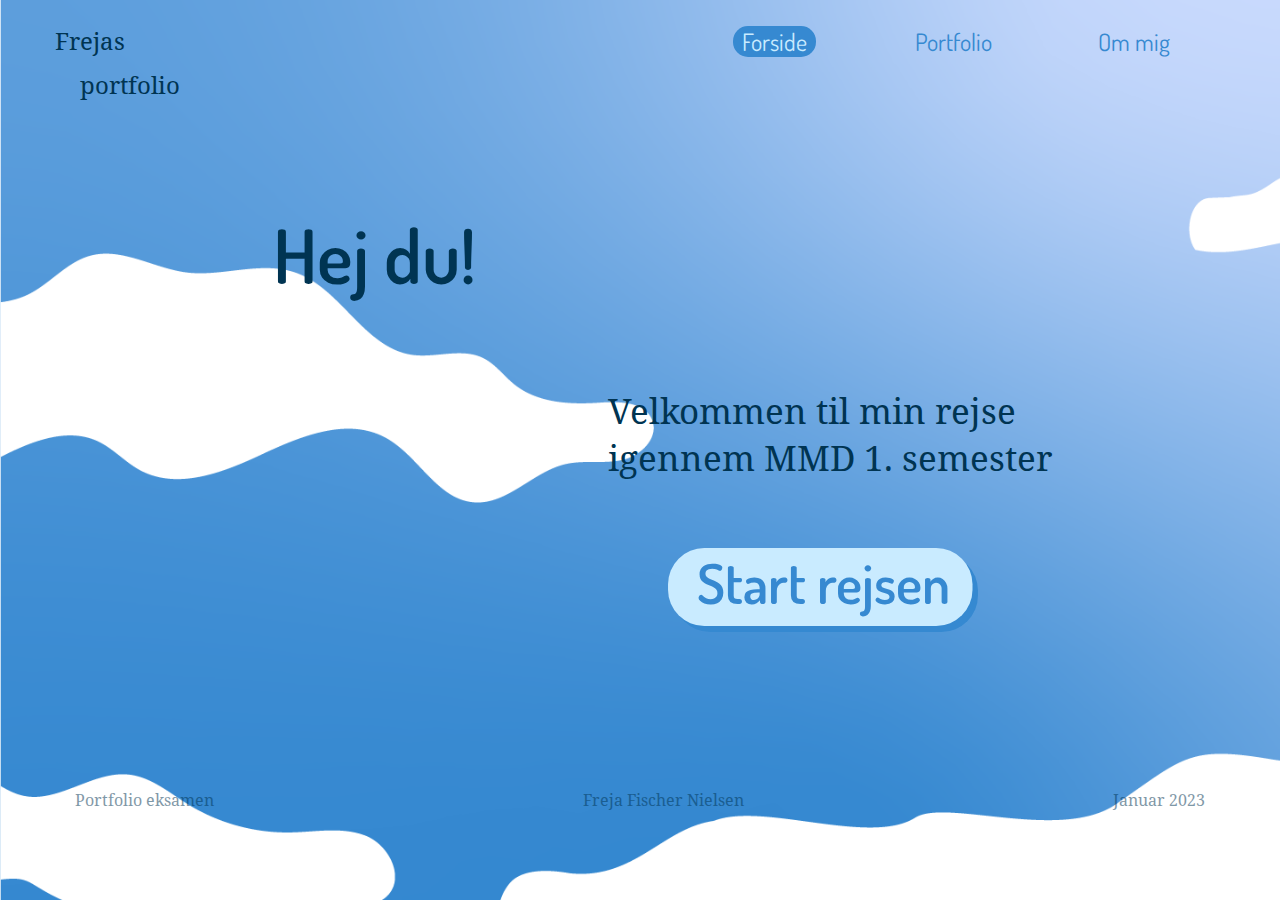
<file: index.html>
<!DOCTYPE html>
<html lang="da">
  <head>
    <meta charset="UTF-8">
    <meta http-equiv="X-UA-Compatible" content="IE=edge">
    <meta name="viewport" content="width=device-width, initial-scale=1.0">
    <meta name="robots" content="noindex, nofollow"/>
    <link rel="stylesheet" href="css/generelt.css"/>
    <link rel="stylesheet" href="css/layout.css"/>
    <title>Forside</title>
  </head>
  <body id="index_body">
    <header>
      <div id="header_logo">
        <p>Frejas</p>
        <p id="p_last">portfolio</p>
      </div>
      <nav>
        <ul>
          <li><a class="first" href="index.html">Forside</a></li>
          <li><a href="portfolio.html">Portfolio</a></li>
          <li><a href="om_mig.html">Om mig</a></li>
        </ul>
      </nav>
    </header>
    <main>
      <div id="index_grid">
        <h1>Hej du!</h1>
        <p>Velkommen til min rejse igennem MMD 1. semester</p>
          <div id="button_sprite"><a href="portfolio.html">Start rejsen</a></div>
      </div>
    </main>
    <footer id="footer_index">
      <p>Portfolio eksamen</p>
      <p>Freja Fischer Nielsen</p>
      <p>Januar 2023</p>
    </footer>
    <script src="js/index.js"></script>
  </body>
</html>
</file>
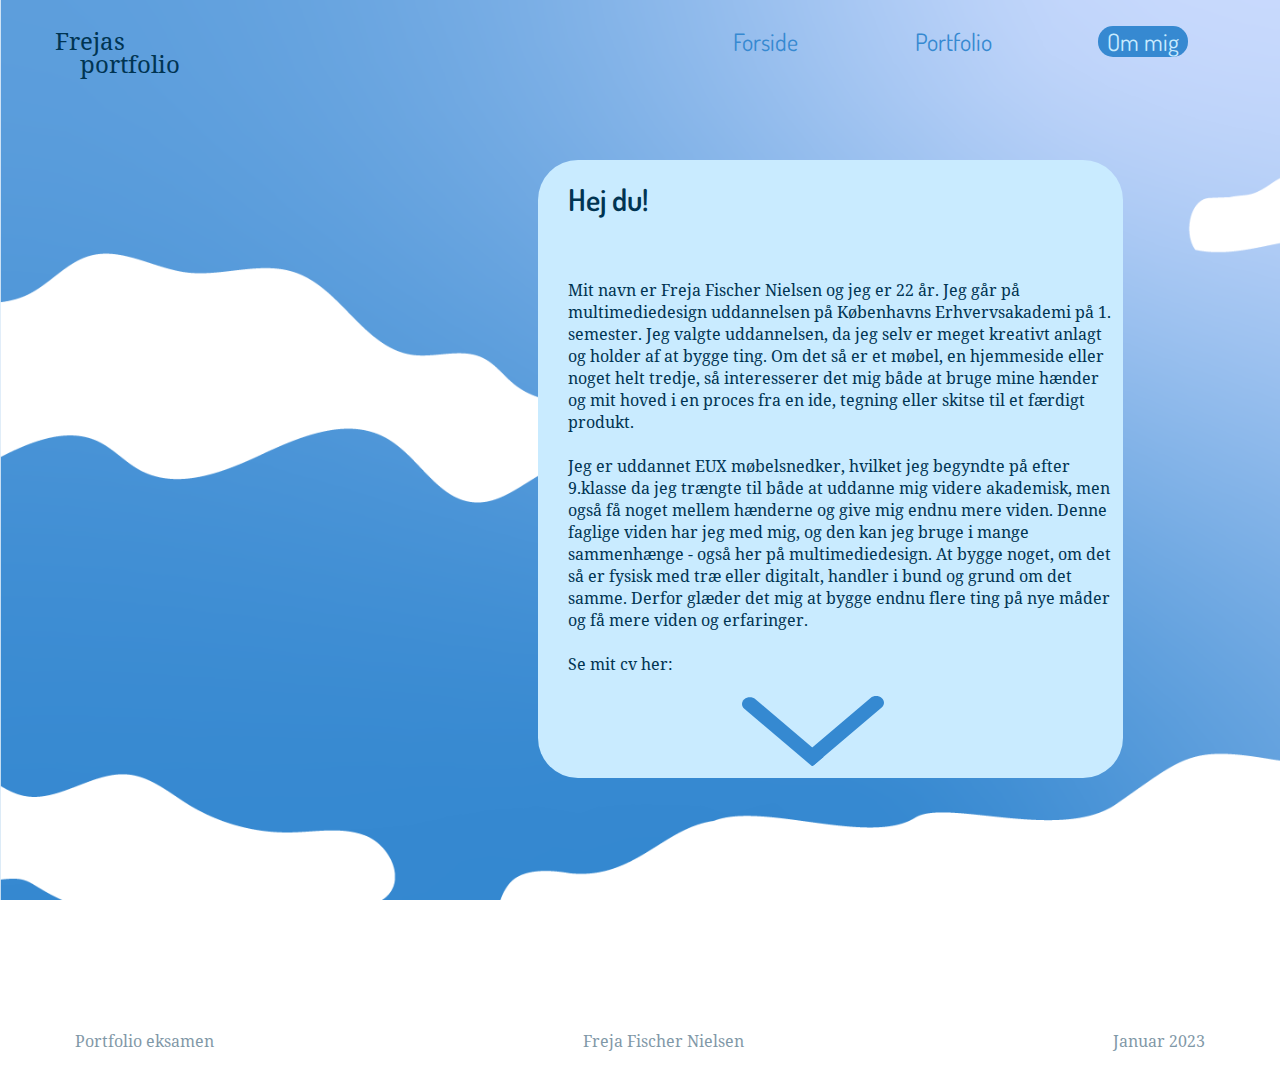
<file: om_mig.html>
<!DOCTYPE html>
<html lang="da">
  <head>
    <meta charset="UTF-8">
    <meta http-equiv="X-UA-Compatible" content="IE=edge">
    <meta name="viewport" content="width=device-width, initial-scale=1.0">
    <meta name="robots" content="noindex, nofollow"/>
    <link rel="stylesheet" href="css/generelt.css"/>
    <link rel="stylesheet" href="css/layout.css"/>
    <title>Om mig</title>
  </head>
  <body id="om_mig_body">
    <header>
      <div id="header_logo">
        <a id="logo" href="index.html">
          <p>Frejas</p>
          <p id="p_last">portfolio</p>
        </a>
      </div>
      <nav>
        <ul>
          <li><a href="index.html">Forside</a></li>
          <li><a href="portfolio.html">Portfolio</a></li>
          <li><a class="first" href="om_mig.html">Om mig</a></li>
        </ul>
      </nav>
    </header>
    <main>
      <div id="om_grid">
        <div class="dark_box_om">
          <img id="portrait" src="assets/portrait.jpeg" alt="Portræt"/>
        </div>
        <div class="light_box_om">
          <h1>Hej du!</h1>
          <p>
            Mit navn er Freja Fischer Nielsen og jeg er 22 år. Jeg går på multimediedesign uddannelsen på Københavns Erhvervsakademi på 1. semester. Jeg valgte uddannelsen, da jeg selv er meget kreativt anlagt og holder af at bygge ting. Om det så er
            et møbel, en hjemmeside eller noget helt tredje, så interesserer det mig både at bruge mine hænder og mit hoved i en proces fra en ide, tegning eller skitse til et færdigt produkt.
            <br/>
            <br/>
            Jeg er uddannet EUX møbelsnedker, hvilket jeg begyndte på efter 9.klasse da jeg trængte til både at uddanne mig videre akademisk, men også få noget mellem hænderne og give mig endnu mere viden. Denne faglige viden har jeg med mig, og den
            kan jeg bruge i mange sammenhænge - også her på multimediedesign. At bygge noget, om det så er fysisk med træ eller digitalt, handler i bund og grund om det samme. Derfor glæder det mig at bygge endnu flere ting på nye måder og få mere
            viden og erfaringer.
            <br/>
            <br/>
            Se mit cv her:
          </p>
          <div id="arrow_container">
            <div id="arrow_sprite"></div>
          </div>
        </div>
        <div class="light_box_om_2">
          <h1>Cv</h1>
          <p>
            <em>2016-2020:</em> EUX møbelsnedker, NEXT København
            <br/>
            <br/>
            <em>2021, marts-juni:</em> Højskoleophold med keramik A, Brandbjerg Højskole
            <br/>
            <br/>
            <em>2021, november - nu:</em> Kasselinje ansvarlig, IKEA Gentofte
            <br/>
            <br/>
            <em>2022, august - nu:</em> Multimediedesigner, Københavns Erhvervsakademi
          </p>
        </div>
      </div>
    </main>
    <footer class="footer_special">
      <p>Portfolio eksamen</p>
      <p>Freja Fischer Nielsen</p>
      <p>Januar 2023</p>
    </footer>
    <script src="js/om.js"></script>
  </body>
</html>
</file>
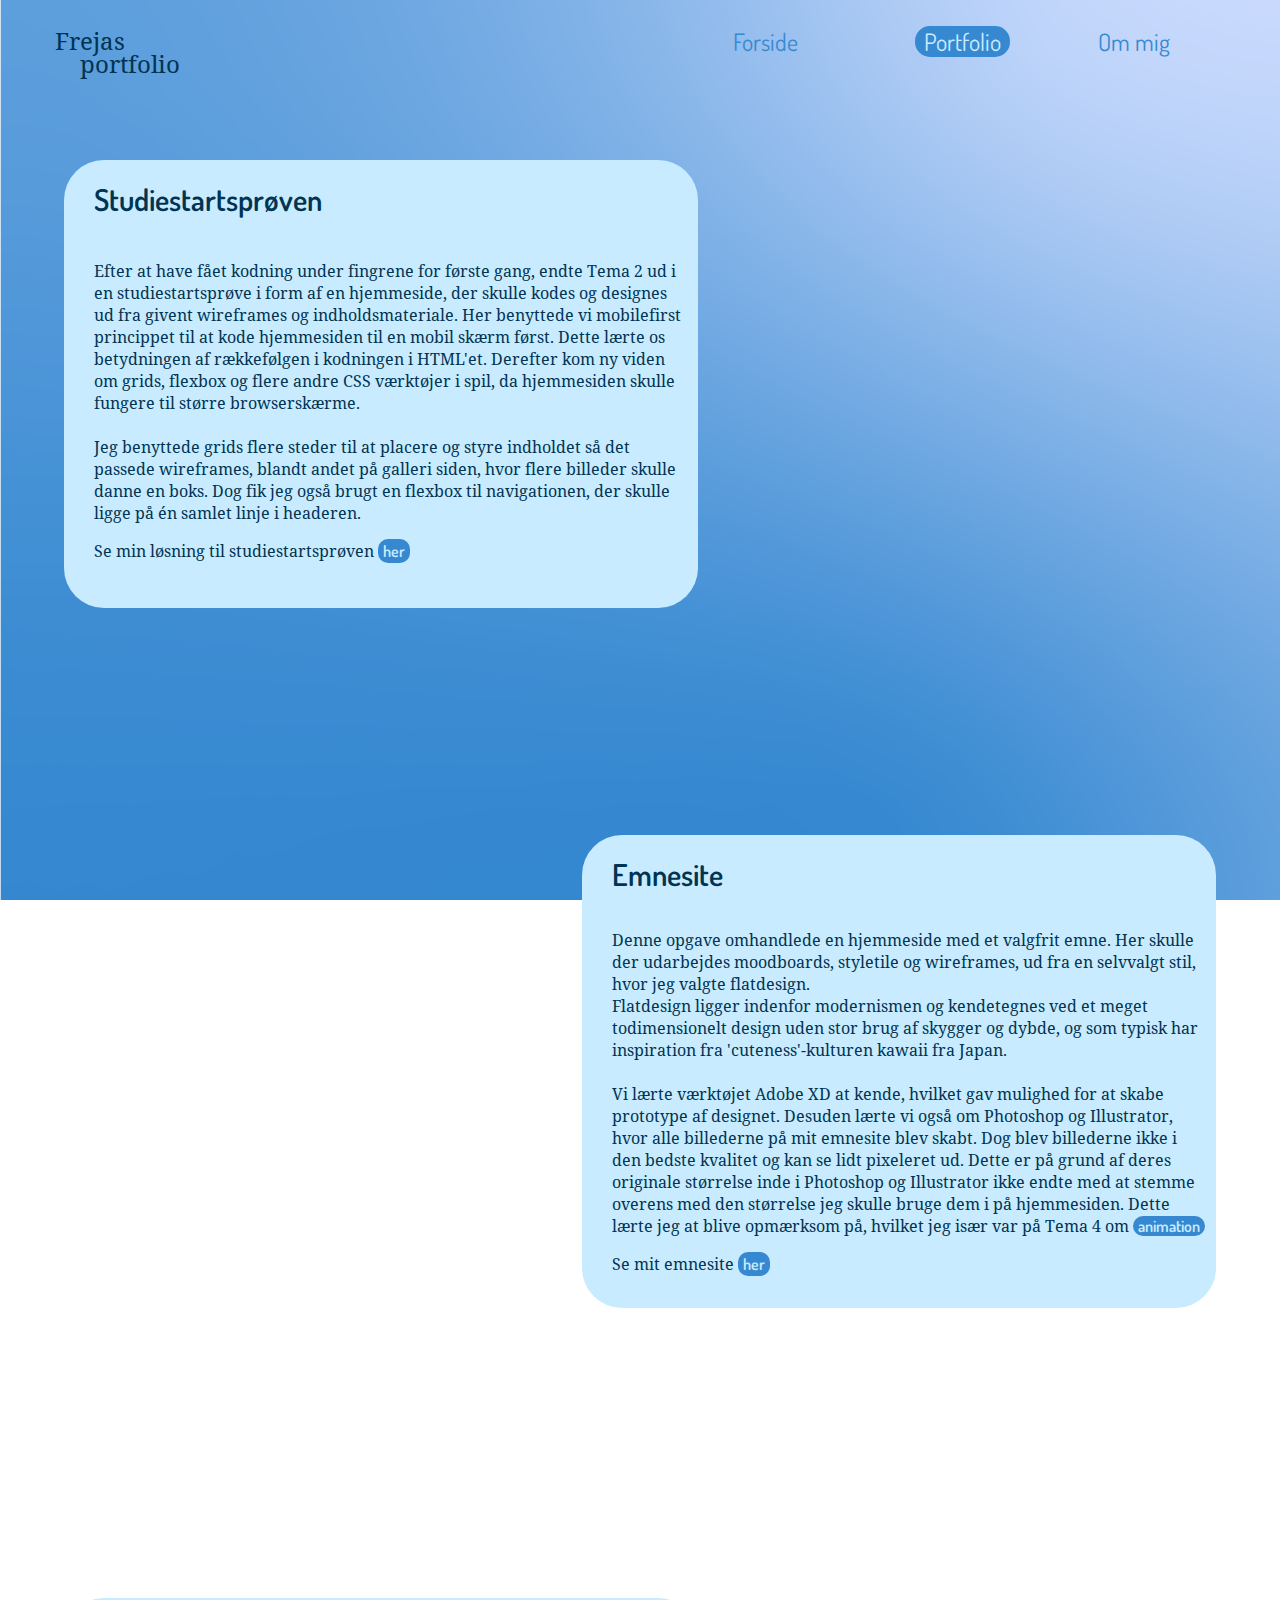
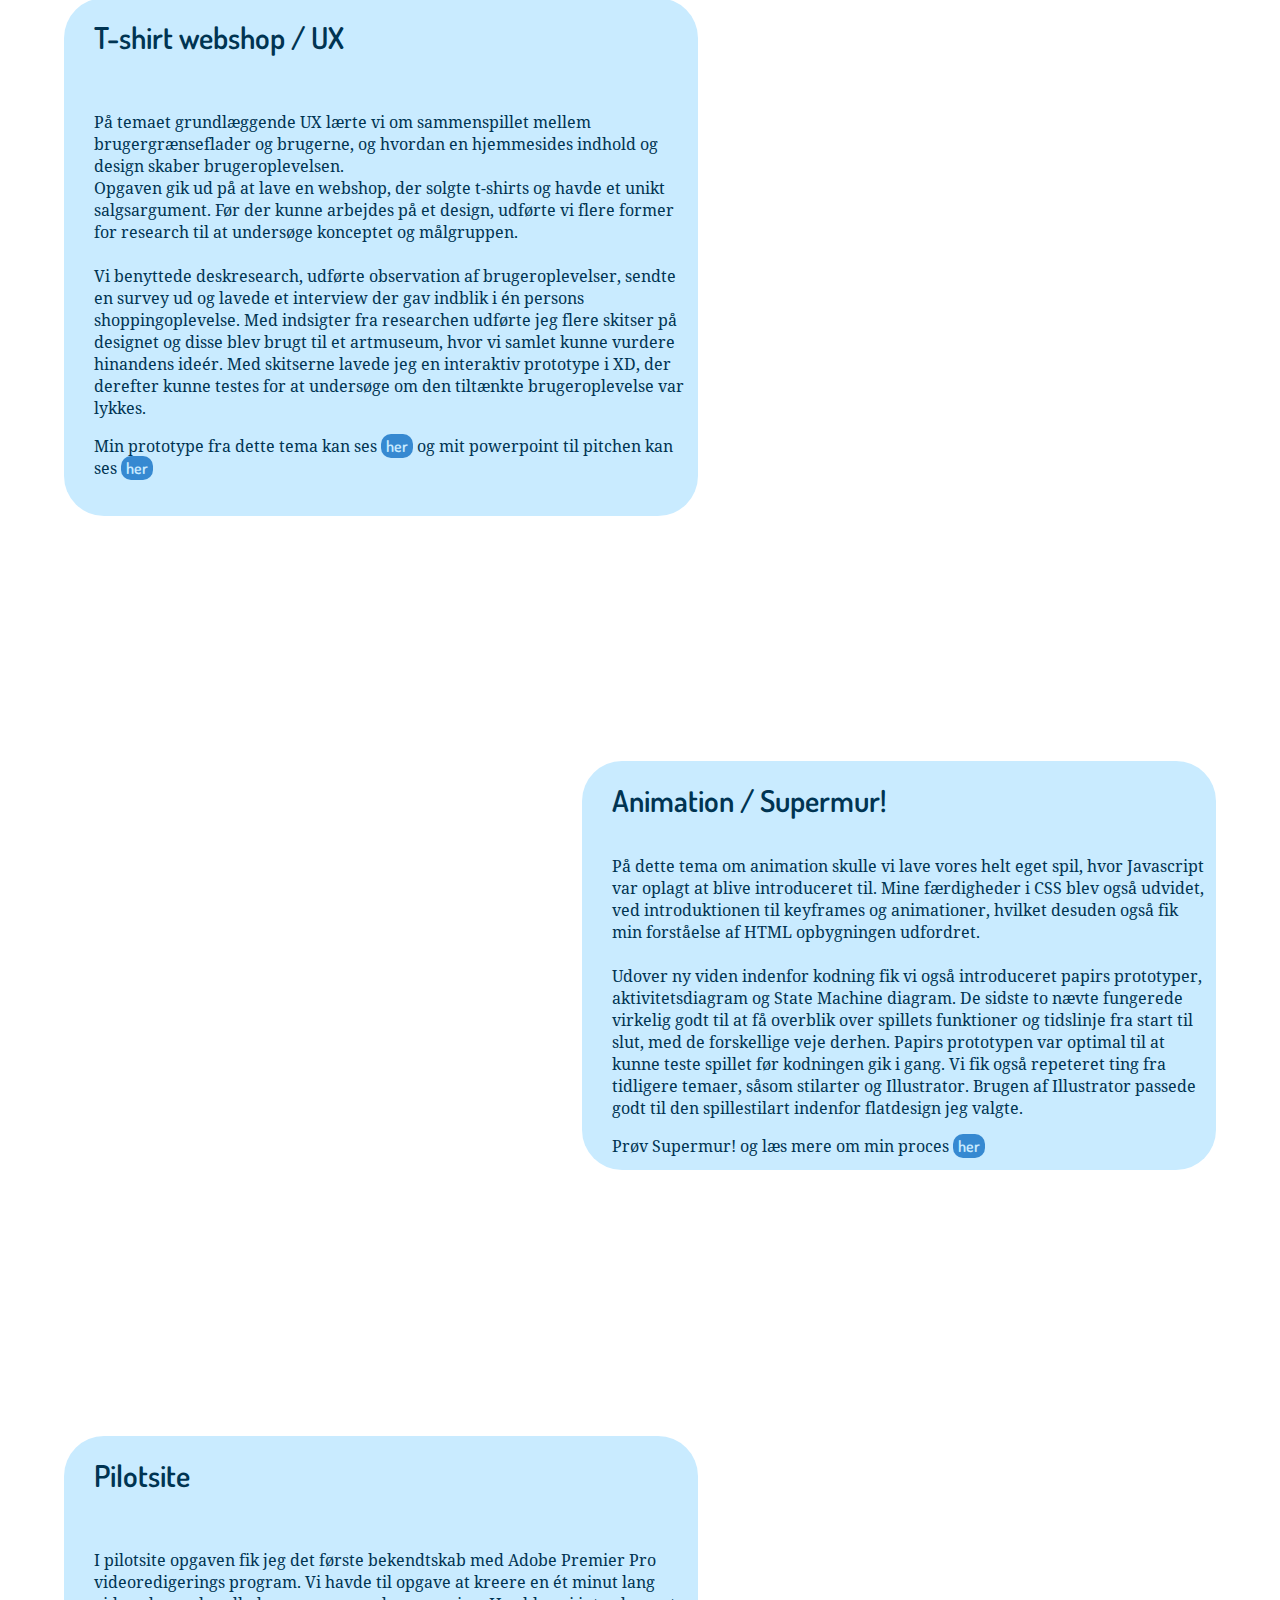
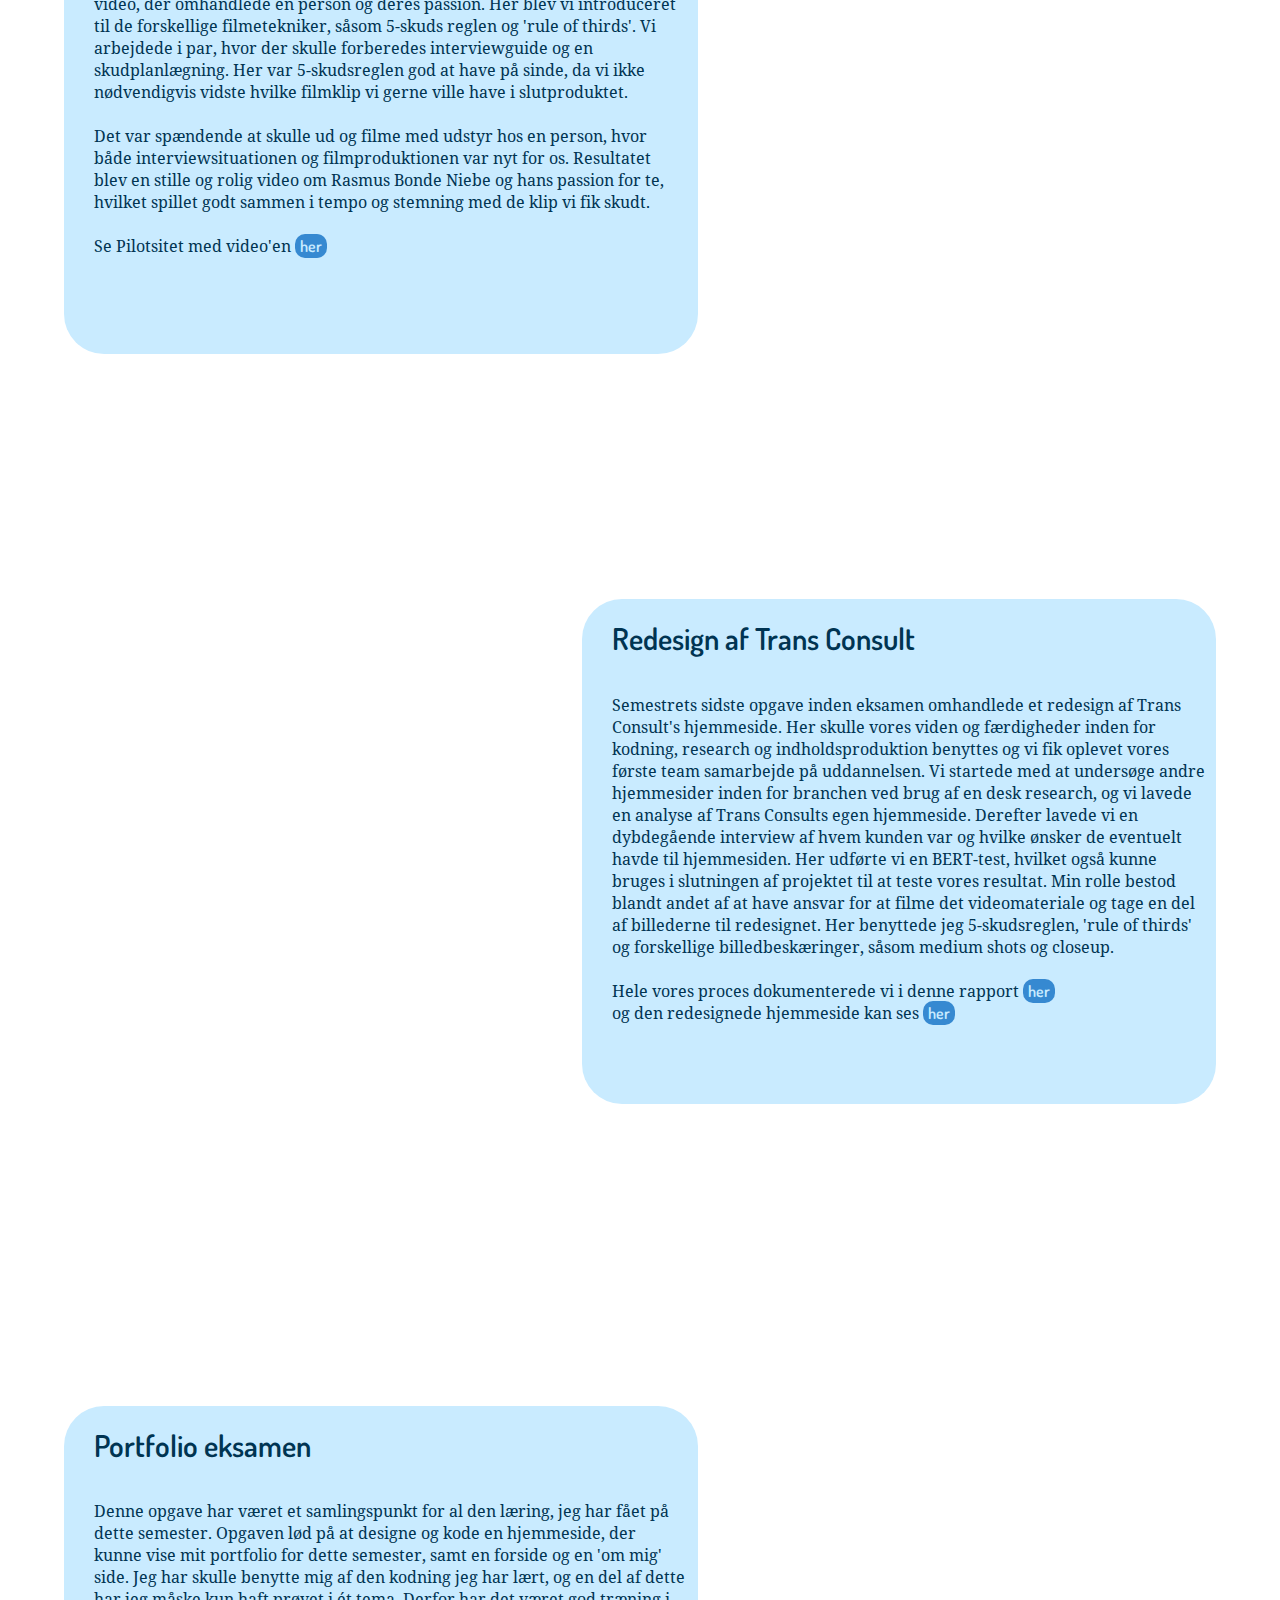
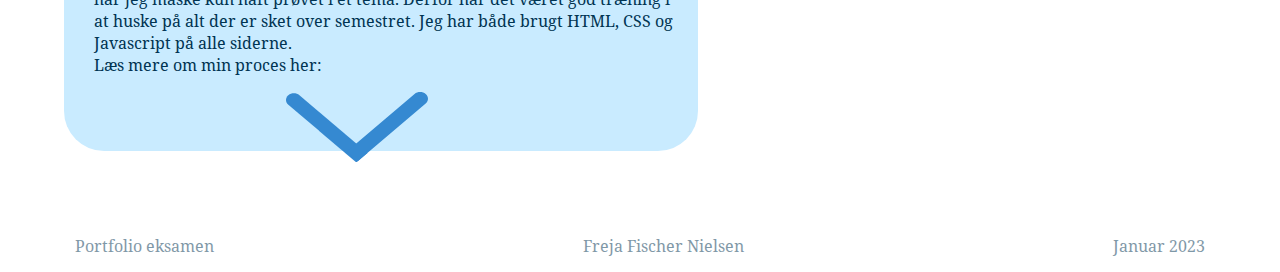
<file: portfolio.html>
<!DOCTYPE html>
<html lang="da">
  <head>
    <meta charset="UTF-8">
    <meta http-equiv="X-UA-Compatible" content="IE=edge">
    <meta name="viewport" content="width=device-width, initial-scale=1.0">
    <meta name="robots" content="noindex, nofollow"/>
    <link rel="stylesheet" href="css/generelt.css"/>
    <link rel="stylesheet" href="css/layout.css"/>
    <title>Portfolio</title>
  </head>
  <body id="portfolio_body">
    <header>
      <div id="header_logo">
        <a id="logo" href="index.html">
          <p>Frejas</p>
          <p id="p_last">portfolio</p>
        </a>
      </div>
      <nav>
        <ul>
          <li><a href="index.html">Forside</a></li>
          <li><a class="first" href="portfolio.html">Portfolio</a></li>
          <li><a href="om_mig.html">Om mig</a></li>
        </ul>
      </nav>
    </header>
    <main id="portfolio_main">
      <div id="cloud_container">
        <div id="cloud_sprite"></div>
      </div>
      <div id="cloud_container2">
        <div id="cloud_sprite2"></div>
      </div>
      <div id="cloud_container3">
        <div id="cloud_sprite3"></div>
      </div>
      <section id="hover_1">
        <div class="left_2_1">
          <div class="light_box">
            <h1>Studiestartsprøven</h1>
            <p>
              Efter at have fået kodning under fingrene for første gang, endte Tema 2 ud i en studiestartsprøve i form af en hjemmeside, der skulle kodes og designes ud fra givent wireframes og indholdsmateriale. Her benyttede vi mobilefirst
              princippet til at kode hjemmesiden til en mobil skærm først. Dette lærte os betydningen af rækkefølgen i kodningen i HTML'et. Derefter kom ny viden om grids, flexbox og flere andre CSS værktøjer i spil, da hjemmesiden skulle fungere til
              større browserskærme.
              <br/>
              <br/>
              Jeg benyttede grids flere steder til at placere og styre indholdet så det passede wireframes, blandt andet på galleri siden, hvor flere billeder skulle danne en boks. Dog fik jeg også brugt en flexbox til navigationen, der skulle ligge
              på én samlet linje i headeren.
            </p>
            <p>Se min løsning til studiestartsprøven <a href="http://frejbolgen.dk/website/index.html" target="_blank">her</a></p>
          </div>
          <div class="dark_box" id="show_1">
            <figure>
              <img id="galleri_website" src="assets/website_galleri.png" alt="billede galleri"/>
              <figcaption class="phototext">Billedgalleriet fra studiestartsprøven</figcaption>
            </figure>
          </div>
        </div>
      </section>

      <section id="hover_2">
        <div class="right_1_2">
          <div class="light_box_2">
            <h1>Emnesite</h1>
            <p>
              Denne opgave omhandlede en hjemmeside med et valgfrit emne. Her skulle der udarbejdes moodboards, styletile og wireframes, ud fra en selvvalgt stil, hvor jeg valgte flatdesign. <br />
              Flatdesign ligger indenfor modernismen og kendetegnes ved et meget todimensionelt design uden stor brug af skygger og dybde, og som typisk har inspiration fra 'cuteness'-kulturen kawaii fra Japan.
              <br/>
              <br/>
              Vi lærte værktøjet Adobe XD at kende, hvilket gav mulighed for at skabe prototype af designet. Desuden lærte vi også om Photoshop og Illustrator, hvor alle billederne på mit emnesite blev skabt. Dog blev billederne ikke i den bedste
              kvalitet og kan se lidt pixeleret ud. Dette er på grund af deres originale størrelse inde i Photoshop og Illustrator ikke endte med at stemme overens med den størrelse jeg skulle bruge dem i på hjemmesiden. Dette lærte jeg at blive
              opmærksom på, hvilket jeg især var på Tema 4 om
              <a href="#hover_4" id="reference" class="mobile_reference">animation</a>
            </p>
            <p>Se mit emnesite <a href="http://frejbolgen.dk/emnesite/index.html" target="_blank">her</a></p>
          </div>
          <div class="dark_box_2" id="show_2">
            <figure>
              <img id="wireframe_emnesite" src="assets/wireframe_emnesite.png" alt="Wireframe fra emnesitet"/>
              <figcaption class="phototext">Wireframe fra index siden</figcaption>
            </figure>
          </div>
        </div>
      </section>

      <section id="hover_3">
        <div class="left_2_1">
          <div class="light_box">
            <h1>T-shirt webshop / UX</h1>
            <p>
              På temaet grundlæggende UX lærte vi om sammenspillet mellem brugergrænseflader og brugerne, og hvordan en hjemmesides indhold og design skaber brugeroplevelsen. <br />
              Opgaven gik ud på at lave en webshop, der solgte t-shirts og havde et unikt salgsargument. Før der kunne arbejdes på et design, udførte vi flere former for research til at undersøge konceptet og målgruppen.
              <br/>
              <br/>
              Vi benyttede deskresearch, udførte observation af brugeroplevelser, sendte en survey ud og lavede et interview der gav indblik i én persons shoppingoplevelse. Med indsigter fra researchen udførte jeg flere skitser på designet og disse
              blev brugt til et artmuseum, hvor vi samlet kunne vurdere hinandens ideér. Med skitserne lavede jeg en interaktiv prototype i XD, der derefter kunne testes for at undersøge om den tiltænkte brugeroplevelse var lykkes.
            </p>
            <p>
              Min prototype fra dette tema kan ses <a href="https://xd.adobe.com/view/aebca1e6-a31a-4f6d-84e0-a302fc0e37e0-fbef/" target="_blank">her</a> og mit powerpoint til pitchen kan ses
              <a href="https://drive.google.com/file/d/1CKNi7ZffErFb5yQWcsXMGF9udGG1vNC9/view?usp=sharing" target="_blank">her</a>
            </p>
          </div>
          <div class="dark_box" id="show_3">
            <figure>
              <img id="art_museum" src="assets/art_museum_ux.jpg" alt="Art museum metoden"/>
              <figcaption class="phototext">Artmuseum faciliteret på KEA</figcaption>
            </figure>
          </div>
        </div>
      </section>

      <section id="hover_4">
        <div class="right_1_2">
          <div class="light_box_2">
            <h1>Animation / Supermur!</h1>
            <p>
              På dette tema om animation skulle vi lave vores helt eget spil, hvor Javascript var oplagt at blive introduceret til. Mine færdigheder i CSS blev også udvidet, ved introduktionen til keyframes og animationer, hvilket desuden også fik
              min forståelse af HTML opbygningen udfordret.
              <br/>
              <br/>
              Udover ny viden indenfor kodning fik vi også introduceret papirs prototyper, aktivitetsdiagram og State Machine diagram. De sidste to nævte fungerede virkelig godt til at få overblik over spillets funktioner og tidslinje fra start til
              slut, med de forskellige veje derhen. Papirs prototypen var optimal til at kunne teste spillet før kodningen gik i gang. Vi fik også repeteret ting fra tidligere temaer, såsom stilarter og Illustrator. Brugen af Illustrator passede godt
              til den spillestilart indenfor flatdesign jeg valgte.
            </p>
            <p>Prøv Supermur! og læs mere om min proces <a href="http://frejbolgen.dk/supermur/index.html" target="_blank">her</a></p>
          </div>
          <div class="dark_box_2" id="show_4">
            <figure>
              <img id="supermur" src="assets/supermur_animation.png" alt="Spillet supermur!"/>
              <figcaption class="phototext">Spilleskærm af Supermur!</figcaption>
            </figure>
          </div>
        </div>
      </section>

      <section id="hover_5">
        <div class="left_2_1">
          <div class="light_box">
            <h1>Pilotsite</h1>
            <p>
              I pilotsite opgaven fik jeg det første bekendtskab med Adobe Premier Pro videoredigerings program. Vi havde til opgave at kreere en ét minut lang video, der omhandlede en person og deres passion. Her blev vi introduceret til de
              forskellige filmetekniker, såsom 5-skuds reglen og 'rule of thirds'. Vi arbejdede i par, hvor der skulle forberedes interviewguide og en skudplanlægning. Her var 5-skudsreglen god at have på sinde, da vi ikke nødvendigvis vidste hvilke
              filmklip vi gerne ville have i slutproduktet.
              <br/>
              <br/>
              Det var spændende at skulle ud og filme med udstyr hos en person, hvor både interviewsituationen og filmproduktionen var nyt for os. Resultatet blev en stille og rolig video om Rasmus Bonde Niebe og hans passion for te, hvilket spillet
              godt sammen i tempo og stemning med de klip vi fik skudt.
              <br />
              <br />Se Pilotsitet med video'en <a href="http://frejbolgen.dk/pilotsite/index.html" target="_blank">her</a>
            </p>
          </div>
          <div class="dark_box" id="show_5">
            <figure>
              <img id="pilotvideo" src="assets/pilotvideo.png" alt="Tesæt fra pilotvideoen"/>
              <figcaption class="phototext">Et tesæt fra Rasmus Bonde Niebe</figcaption>
            </figure>
          </div>
        </div>
      </section>

      <section id="hover_6">
        <div class="right_1_2">
          <div class="light_box_2">
            <h1>Redesign af Trans Consult</h1>
            <p>
              Semestrets sidste opgave inden eksamen omhandlede et redesign af Trans Consult's hjemmeside. Her skulle vores viden og færdigheder inden for kodning, research og indholdsproduktion benyttes og vi fik oplevet vores første team samarbejde
              på uddannelsen. Vi startede med at undersøge andre hjemmesider inden for branchen ved brug af en desk research, og vi lavede en analyse af Trans Consults egen hjemmeside. Derefter lavede vi en dybdegående interview af hvem kunden var og
              hvilke ønsker de eventuelt havde til hjemmesiden. Her udførte vi en BERT-test, hvilket også kunne bruges i slutningen af projektet til at teste vores resultat. Min rolle bestod blandt andet af at have ansvar for at filme det
              videomateriale og tage en del af billederne til redesignet. Her benyttede jeg 5-skudsreglen, 'rule of thirds' og forskellige billedbeskæringer, såsom medium shots og closeup.
              <br/>
              <br/>
              Hele vores proces dokumenterede vi i denne rapport <a href="https://drive.google.com/file/d/1Xszf9xWob2iSV3yBbVU2PZ5GvIrOLAGQ/view?usp=sharing" target="_blank">her</a> <br />og den redesignede hjemmeside kan ses
              <a href="http://frejbolgen.dk/redesign_team_10/index.html" target="_blank">her</a>
            </p>
          </div>
          <div class="dark_box_2" id="show_6">
            <figure>
              <img id="redesign" src="assets/redesign.jpg" alt="Redesign af Trans Consult"/>
              <figcaption class="phototext">Redesign af Trans Consult</figcaption>
            </figure>
          </div>
        </div>
      </section>

      <section id="hover_7">
        <div class="left_2_1" id="left_4">
          <div class="light_box" id="light_box_7">
            <h1>Portfolio eksamen</h1>
            <p>
              Denne opgave har været et samlingspunkt for al den læring, jeg har fået på dette semester. Opgaven lød på at designe og kode en hjemmeside, der kunne vise mit portfolio for dette semester, samt en forside og en 'om mig' side. Jeg har
              skulle benytte mig af den kodning jeg har lært, og en del af dette har jeg måske kun haft prøvet i ét tema. Derfor har det været god træning i at huske på alt der er sket over semestret. Jeg har både brugt HTML, CSS og Javascript på
              alle siderne.
              <br/>
              Læs mere om min proces her:
            </p>
            <div id="arrow_container">
              <div id="arrow_sprite"></div>
            </div>
          </div>
          <div class="light_box_ekstra">
            <p>
              Det hele startede med en brainstorm over hvad for et tema min portfolioside kunne have <em>(se fig. 1)</em>. Jeg havde flere ideer, men endte med en blå himmel med hvide skyer, der symboliserer det tidspunkt jeg besluttede mig for at tage til åbenthus på
              KEA og høre om multimediedesigner uddannelsen. Da jeg besluttede det, sad jeg i et fly oppe i den blå himmel og skrev en note på min mobil om mine tanker omkring fremtiden og uddannelse. Jeg havde ingen planer om at begynde en
              uddannelse og havde ikke stødt på noget, der lød interressant. Men da en veninde fortalte mig om en anden uddannelse på KEA, fik det mig til at undersøge hvad de mon havde at byde på. Derfor giver dette tema god mening som en afslutning
              på mit første semester.
            </p>
            <p>
              Næste step var idegenereringen, der ret hurtigt blev til flere skitser af et design. Ideén om bokse med runde hjørner og en animation der kommer ud bag hinanden, kom på banen helt fra starten af. Jeg ville gerne have indholdet, i form
              af billeder og tekst skulle 'flyve' oppe i himlen. Men det skulle stadig hænge sammen og følge gestaltloven om lukkethed og nærhed. Jeg fik også skrevet nogle ideér ned til andre animationer, som jeg kunne beslutte mig for senere i
              processen <em>(se fig. 2)</em>.
            </p>
            <p>
              Efter idegenereringen benyttede jeg Adobe Illustrator til at lave wireframes <em>(se fig. 3)</em>. Her blev layoutet tænkt igennem, og flere beslutninger om placeringer, i forhold til traditionelle konventioner, blev taget. Eksempelvis er navigationen
              placeret i headeren til højre, og der bliver den på alle sider, så det er overskueligt at finde rundt på hjemmesiden. Hjemmesidens titel er sat i venstre hjørne i headeren, og fungerer som et logo, der kan føre brugeren tilbage til forsiden.
            </p>
            <p>
              Originalt var tekst boksene den mørkeblå farve og billederne var i en lyseblå boks <em>(se fig. 4)</em>. Dog efter en mistanke om dårlig kontrastforhold mellem tekstfarve og baggrundsfarven, lavede jeg en kontrast test. Her blev jeg bekræftet i min mistanke
              om at kontrasten ikke var stor nok og det derfor kunne være svært at læse teksten. Dette vil ikke fungere godt til en side med så meget læsestof, som der er på sådan en portfolio side som denne. Derfor byttede jeg rundt på farverne, og
              dette gav et meget bedre kontrastforhold, hvilket jeg også kørte en test på <em>(se fig. 5)</em>. Denne test blev godkendt og derfor endte farvevalget med disse kombinationer.
            </p>
          </div>
          <div class="dark_box_7" id="show_7">
            <figure>
              <img class="port_img" src="assets/forside.png" alt="Portfolio forside"/>
              <figcaption class="p_phototext">Portfolio forsiden</figcaption>
            </figure>
          </div>
          <div class="dark_box_ekstra">
            <figure id="fig_1">
              <img class="port_img" src="assets/brainstorm.png" alt="Brainstorming af portfolio"/>
              <figcaption class="p_phototext"><em>fig. 1 - </em>Brainstorming</figcaption>
            </figure>
            <figure id="fig_2">
              <img class="port_img" src="assets/ide.png" alt="Idegenerering"/>
              <figcaption class="p_phototext"><em>fig. 2 - </em>Skitse fra idegenereringen</figcaption>
            </figure>
            <figure id="fig_3">
              <img class="port_img" src="assets/wireframe_1.png" alt="Wireframe af index siden"/>
              <figcaption class="p_phototext"><em>fig. 3 - </em>Wireframe af index siden</figcaption>
            </figure>
            <figure id="fig_4">
              <img class="port_img" src="assets/farve_valg_for_andringer.png" alt="Farvevalg før ændringer"/>
              <figcaption class="p_phototext"><em>fig. 4 - </em>Farvevalg før ændringer</figcaption>
            </figure>
            <figure id="fig_5">
              <img class="port_img" src="assets/kontrast_efter_andringer.png" alt="Kontrast forhold efter ændringer"/>
              <figcaption class="p_phototext"><em>fig. 5 - </em>Kontrast forhold efter ændringer</figcaption>
            </figure>
          </div>
        </div>
      </section>
    </main>
    <footer class="footer_special">
      <p>Portfolio eksamen</p>
      <p>Freja Fischer Nielsen</p>
      <p>Januar 2023</p>
    </footer>
    <script src="js/portfolio.js"></script>
  </body>
</html>
</file>
<file: css/generelt.css>
@font-face {
  font-family: "Dosis";
  src: url("../font/Dosis/static/Dosis-Regular.ttf");
}
@font-face {
  font-family: "Dosis semibold";
  src: url("../font/Dosis/static/Dosis-SemiBold.ttf");
}
@font-face {
  font-family: "Noto";
  src: url("../font/Noto_Serif/NotoSerif-Regular.ttf");
}

h1 {
  font-family: "Dosis semibold";
  /* color: #c9ebff; */
  color: #003452;
  margin-left: 30px;
  font-size: 30px;
}
p {
  font-family: "Noto";
  color: #003452;
  margin-left: 30px;
  margin-right: 10px;
  margin-bottom: 0px;
  /* font-size: 1.3vw; */
  font-size: 15.9px;
}
a {
  font-family: "Dosis semibold";
  text-decoration: none;
}
dfn {
  font-family: "Noto";
  font-size: 17px;
}
/* main {
  margin-left: 10%;
  margin-right: 10%;
} */

#index_body, #om_mig_body {
  margin: 0;
  height: 100vh;
  background-image: url("assets/index_baggrund_1.png");
  background-size: cover;
  background-repeat: no-repeat;
  background-attachment: fixed;
  display: grid;
  grid-template-rows: 1fr auto 1fr;
}

#portfolio_body {
  margin: 0;
  height: 100vh;
  background-image: url("assets/portfolio_baggrund.png");
  background-size: cover;
  background-repeat: no-repeat;
  background-attachment: fixed;
  display: grid;
  grid-template-rows: 1fr auto 1fr;
}

/*-----navigation----------------------*/
@media (min-width: 800px) {
  header {
    display: grid;
    grid-template-columns: 1fr 1fr;
  }
}

nav {
  /* outline: 2px dashed blue; */
  grid-column: 2/3;
  margin-top: 10px;
  z-index: 2;
}

ul {
  /* outline: 1px dashed red; */
  list-style: none;
  display: flex;
  flex-direction: row;
  justify-content: space-evenly;
  padding: 0;
}
ul a {
  text-decoration: none;
  font-size: 150%;
  color: #3689d1;
  font-family: "Dosis";
}

.first {
  color: #c9ebff;
  background-color: #3689d1;
  border-radius: 15px;
  padding-left: 10%;
  padding-right: 10%;
}

li {
    width: 90px;
}

#header_logo {
  display: grid;
  grid-template-rows: 1fr 1fr;
  margin-left: 25px;
  z-index: 2;
}
#header_logo p {
  margin-bottom: 0px;
  font-size: 150%;
  width: 175px;
}
#p_last {
  margin-left: 55px;
  margin-top: -10px;
  grid-row: 2/3;
}
#logo{
    width: 25%;
}
/*-----------------------------------*/

/*-----footer------------------------*/
footer {
  display: flex;
  flex-direction: row;
  justify-content: space-between;
  opacity: 50%;
  margin-left: 75px;
  margin-right: 75px;
  padding-top: 30px;
}
.footer_special {
  padding-bottom: 15px;
}
footer p{
    margin-left: 0;
    margin-right: 0;
}
/*-----------------------------------*/
</file>
<file: css/layout.css>
/*-----index / forsiden----------------------*/
#index_grid {
  display: grid;
  grid-template-columns: 1fr 1fr;
  grid-template-rows: 1fr 1fr 1fr;
  margin-left: 10%;
  margin-right: 15%;
}
#index_grid h1 {
  font-size: 75px;
  grid-column: 1/2;
  grid-row: 1/2;
  justify-self: center;
  width: 220px;
}
#index_grid p {
  font-size: 35px;
  grid-column: 2/2;
  grid-row: 2/3;
  margin-left: 0;
}
/* #button_container {
  font-size: 55px;
  grid-column: 2/2;
  grid-row: 3/4;
  justify-self: center;
  width: 50%;
} */
#button_sprite {
  font-size: 55px;
  grid-column: 2/2;
  grid-row: 3/4;
  justify-self: start;
  background-image: url("assets/button_index_copy_2.svg");
  background-size: cover;
  display: grid;
  /* width: 53%;
  height: 39%; */
  width: 310px;
  height: 43%;
  margin-left: 60px;
}
#button_sprite a {
  /* color: #c9ebff; */
  color: #3689d1;
  justify-self: center;
}
/*---------------------------------------------*/

/*-----portfolio-------------------------------*/
#hover_1,
#hover_2,
#hover_3,
#hover_4,
#hover_5,
#hover_6,
#hover_7 {
  width: 90vw;
  margin-left: 5%;
}
.left_2_1 {
  display: grid;
  grid-template-columns: 1fr 1fr;
  /* margin-left: 1%; */
  /* margin-right: 10%; */
  margin-bottom: 10%;
  width: 100%;
}

.light_box {
  grid-column: 1/2;
  grid-row: 1/2;
  background-color: #c9ebff;
  border-radius: 40px;
  height: 80%;
  /* width: 700px; */
  width: 110%;
  display: grid;
  grid-template-rows: 1fr 2fr 1fr;
  position: relative;
  z-index: 4;
}

.light_box a,
.light_box_2 a {
  color: #c9ebff;
  background-color: #3689d1;
  padding-top: 2px;
  padding-bottom: 2px;
  padding-left: 5px;
  padding-right: 5px;
  border-radius: 10px;
}
.light_box a:hover,
.light_box_2 a:hover {
  color: #c9ebff;
  background-color: #3689d1;
  padding-top: 3px;
  padding-bottom: 3px;
  padding-left: 6px;
  padding-right: 6px;
  border-radius: 10px;
}

#reference {
  color: #c9ebff;
  background-color: #3689d1;
  padding-top: 0px;
  padding-bottom: 0px;
  padding-left: 5px;
  padding-right: 5px;
  border-radius: 10px;
}
#reference:hover {
  color: #c9ebff;
  background-color: #3689d1;
  padding-top: 1px;
  padding-bottom: 1px;
  padding-left: 6px;
  padding-right: 6px;
  border-radius: 10px;
}

.dark_box {
  background-color: #3689d1;
  border-radius: 40px;
  height: 80%;
  /* width: 550px; */
  width: 100%;
  margin-right: 15%;
  /* left: -12%; */
  z-index: 2;
  display: grid;
  grid-template-columns: repeat(5, 1fr);
  grid-template-rows: repeat(4, 1fr);
}

.right_1_2 {
  display: grid;
  grid-template-columns: 1fr 1fr;
  grid-template-rows: 1fr;
  width: 100%;
  margin-bottom: 10%;
}

.light_box_2 {
  grid-column: 2/3;
  grid-row: 1/2;
  background-color: #c9ebff;
  border-radius: 40px;
  height: 73%;
  width: 110%;
  display: grid;
  grid-template-rows: 1fr 2fr 1fr;
  position: relative;
  z-index: 3;
  left: -10%;
}

.dark_box_2 {
  grid-column: 1/2;
  grid-row: 1/2;
  background-color: #3689d1;
  border-radius: 40px;
  height: 73%;
  width: 100%;
  position: relative;
  z-index: 2;
  display: grid;
  grid-template-columns: repeat(5, 1fr);
  grid-template-rows: repeat(4, 1fr);
}

/* .right_1{
  margin-right: 10%;
} */

#cloud_container {
  width: 50%;
  aspect-ratio: 3/4;
  position: fixed;
  z-index: 1;
  top: 12%;
  left: -17%;
}
#cloud_sprite {
  width: 73%;
  height: 13%;
  background-image: url("assets/cloud_1.svg");
  background-size: cover;
}

#cloud_container2 {
  width: 30%;
  aspect-ratio: 3/4;
  /* position: absolute; */
  position: fixed;
  z-index: 1;
  top: 85%;
  left: -23%;
}
#cloud_sprite2 {
  width: 73%;
  height: 13%;
  background-image: url("assets/cloud_2.svg");
  background-size: cover;
}

#cloud_container3 {
  width: 42%;
  aspect-ratio: 3/4;
  /* position: absolute; */
  position: fixed;
  z-index: 1;
  top: 37%;
  left: -39%;
}
#cloud_sprite3 {
  width: 92%;
  height: 13%;
  background-image: url("assets/cloud_3.svg");
  background-size: cover;
}

/* .cloud_pos1 {
  top: 12%;
  left: -17%;
}
.cloud_pos2 {
  top: 85%;
  left: -23%;
} */

#galleri_website,
#art_museum,
#pilotvideo {
  width: 100%;
  margin-bottom: 5px;
  /* grid-column: 2/5;
  grid-row: 2/5; */
}

#wireframe_emnesite,
#supermur {
  width: 100%;
  margin-bottom: 5px;
  margin-top: 16%;
  /* grid-column: 2/5;
  grid-row: 2/4;
  margin-top: 16%; */
}

#redesign {
  width: 100%;
  margin-bottom: 5px;
  /* grid-column: 2/5;
  grid-row: 2/4;
  margin-top: 10%; */
}

/* #phototext {
  grid-column: 2/5;
  grid-row: 3/4;
  justify-self: center;
  align-self: end;
  margin-bottom: 15px;
} */

figure {
  width: 100%;
  grid-column: 2/5;
  grid-row: 2/4;
  margin: 0;
  display: grid;
  justify-items: center;
}

#left_4 {
  margin-bottom: 0;
}

.dark_box_7 {
  grid-row: 1/2;
  grid-column: 2/3;
  background-color: #3689d1;
  border-radius: 40px;
  height: 80%;
  /* width: 550px; */
  width: 100%;
  margin-right: 15%;
  /* left: -12%; */
  z-index: 2;
  display: grid;
  grid-template-columns: repeat(5, 1fr);
  grid-template-rows: repeat(4, 1fr);
}

#light_box_7{
  height: 90%;
}

.light_box_ekstra {
  /* grid-column: 1/2; */
  background-color: #c9ebff;
  border-radius: 40px;
  height: 83.5%;
  width: 110%;
  display: grid;
  grid-template-rows: 1fr 1fr 1fr 1fr;
  position: relative;
  left: 0%;
  top: -15%;
  z-index: 3;
  padding-top: 30%;
}

/* .light_box_ekstra p{
  grid-row: 1/2;
  grid-column: 1/2;
} */

.dark_box_ekstra {
  background-color: #3689d1;
  border-radius: 40px;
  height: 90%;
  width: 100%;
  margin-right: 15%;
  z-index: 2;
  display: grid;
  grid-template-columns: 1fr 1fr 1fr;
  grid-template-rows: repeat(5, 1fr);
  position: relative;
  left: 0%;
  top: -15%;
  z-index: 1;
  padding-top: 15%;
}

.dark_box_ekstra figure {
  grid-column: 1/4;
  width: 60%;
  justify-self: center;
}
#fig_1 {
  grid-row: 1/2;
}
#fig_2 {
  grid-row: 2/3;
}
#fig_3 {
  grid-row: 3/4;
}
#fig_4 {
  grid-row: 4/5;
}
#fig_5 {
  grid-row: 5/6;
}

.port_img {
  width: 100%;
  grid-column: 2/5;
  grid-row: 2/4;
  margin-top: 10%;
}
.p_phototext {
  grid-column: 1/6;
  grid-row: 4/5;
  justify-self: center;
  align-self: start;
  margin-bottom: 0px;
  margin-top: 2px;
  font-size: 90%;
}

/*------------------om mig----------------------*/
@media (min-width: 800px) {
  #om_grid {
    display: grid;
    grid-template-columns: 3fr 4fr;
    margin-left: 10%;
    margin-right: 10%;
  }

  .dark_box_om {
    grid-column: 1/2;
    background-color: #3689d1;
    border-radius: 40px;
    height: 75%;
    width: 100%;
    position: relative;
    z-index: 2;
    left: 5%;
    display: grid;
    grid-template-columns: repeat(5, 1fr);
    grid-template-rows: repeat(4, 1fr);
  }

  #portrait {
    grid-column: 2/5;
    grid-row: 1/5;
    width: 100%;
    align-self: center;
  }

  .light_box_om {
    grid-column: 2/3;
    grid-row: 1/2;
    background-color: #c9ebff;
    border-radius: 40px;
    height: 75%;
    width: 100%;
    display: grid;
    grid-template-rows: 1fr 2fr 1fr;
    position: relative;
    z-index: 3;
    left: -5%;
  }
}

.light_box_om p {
  grid-row: 2/3;
}
#arrow_container {
  grid-row: 3/4;
  justify-self: center;
  align-self: end;
  /* margin-bottom: 15px; */
  width: 30%;
  height: 79%;
}
#arrow_sprite {
  background-image: url("assets/arrow.svg");
  width: 142px;
  height: 70px;
  background-size: cover;
}

.light_box_om_2 {
  background-color: #c9ebff;
  border-radius: 40px;
  padding-top: 120px;
  height: 290px;
  width: 133.4%;
  display: grid;
  grid-template-rows: 1fr 2fr;
  position: relative;
  z-index: 2;
  left: 93.3%;
  top: -77%;
}

/*-----animation-------------------------------*/
.hide {
  display: none;
}

.appear {
  animation-name: appear;
  animation-iteration-count: 1;
  animation-duration: 1s;
}
@keyframes appear {
  from {
    opacity: 0;
  }
  to {
    opacity: 100%;
  }
}

.come_out_om {
  animation-name: come_out_om;
  animation-duration: 2s;
  animation-iteration-count: 1;
  /* animation-iteration-count: infinite; */
}
@keyframes come_out_om {
  from {
    translate: 0% -80%;
  }
  to {
    translate: 0% 0%;
  }
}

.arrow {
  animation-name: arrow;
  animation-duration: 2s;
  animation-iteration-count: infinite;
  animation-timing-function: ease-in-out;
}
@keyframes arrow {
  0%,
  100% {
    translate: 0% 0%;
  }
  50% {
    translate: 0% -15%;
  }
}

.cloud_fly {
  animation-name: cloud_fly;
  animation-duration: 20s;
  animation-iteration-count: infinite;
  animation-timing-function: linear;
}
@keyframes cloud_fly {
  0% {
    translate: -50% 0%;
  }
  100% {
    translate: 240% 0%;
  }
}

.cloud_fly2 {
  animation-name: cloud_fly2;
  animation-duration: 25s;
  animation-iteration-count: infinite;
  animation-timing-function: linear;
  animation-delay: 3s;
}
@keyframes cloud_fly2 {
  0% {
    translate: -50% 0%;
  }
  100% {
    translate: 400% 0%;
  }
}

.cloud_delay {
  animation-delay: 10s;
}

.come_out {
  animation-name: come_out;
  animation-duration: 2s;
  animation-iteration-count: 1;
  /* animation-iteration-count: infinite; */
}
@keyframes come_out {
  from {
    translate: -100% 0%;
  }
  to {
    translate: 0% 0%;
  }
}

.come_out_2 {
  animation-name: come_out_2;
  animation-duration: 2s;
  animation-iteration-count: 1;
  /* animation-iteration-count: infinite; */
}
@keyframes come_out_2 {
  from {
    translate: 100% 0%;
  }
  to {
    translate: 0% 0%;
  }
}

.come_out_3 {
  animation-name: come_out_3;
  animation-duration: 2s;
  animation-iteration-count: 1;
  /* animation-iteration-count: infinite; */
}
@keyframes come_out_3 {
  from {
    translate: 100% 0%;
  }
  to {
    translate: 0% 0%;
  }
}

.come_out_7 {
  animation-name: come_out_7;
  animation-duration: 2s;
  animation-iteration-count: 1;
  /* animation-iteration-count: infinite; */
}
@keyframes come_out_7 {
  from {
    translate: 0% -15%;
    opacity: 0%;
  }
  to {
    translate: 0% 0%;
    opacity: 100%;
  }
}

.pulse {
  animation-name: pulse;
  animation-duration: 3s;
  animation-iteration-count: infinite;
}
@keyframes pulse {
  0%,
  100% {
    scale: 1;
  }
  50% {
    scale: 1.1;
  }
}
/*---------------------------------------------*/

/*-----mobileview-------------------------------*/
@media (max-width: 800px) {
  p {
    font-size: 16px;
  }

  footer {
    margin-left: 15px;
    margin-right: 15px;
  }
  #footer_index {
    padding-top: 85px;
  }
  main{
    margin-top: 10%;
  }

  /*-----index--------*/
  #index_body {
    background-image: url("assets/index_baggrund_1.png");
    grid-template-rows: 2fr 4fr 2fr;
  }

  #index_grid p {
    font-size: 175%;
    width: 275px;
    grid-column: 1/2;
    justify-self: center;
  }

  #index_grid h1 {
    font-size: 50px;
  }

  #index_grid {
    width: 100%;
    grid-template-columns: 1fr;
    margin: 0;
  }

  #button_sprite {
    grid-column: 1/2;
    width: 215px;
    height: 40%;
    font-size: 35px;
    margin-top: 15px;
    justify-self: center;
    margin-left: 0;
  }
  /*-------------------*/

  /*-----portfolio--------*/
  #portfolio_body {
    margin: auto;
    width: 100vw;
    background-image: url("assets/portfolio_mobil.png");
    background-size: cover;
    background-repeat: no-repeat;
    background-attachment: fixed;
    display: grid;
    grid-template-rows: 2fr auto 2fr;
  }

  #hover_1,
  #hover_2,
  #hover_3,
  #hover_4,
  #hover_5,
  #hover_6,
  #hover_7 {
    width: 80vw;
    margin-left: 2%;
  }

  .left_2_1 {
    grid-template-columns: 1fr;
    grid-template-rows: 2fr 1fr;
    margin-left: 10%;
    margin-right: auto;
    margin-bottom: 0%;
    width: 100%;
    height: 1230px;
  }

  .light_box {
    grid-column: 1/2;
    grid-row: 1/2;
    background-color: #c9ebff;
    border-radius: 40px;
    height: 750px;
    width: 100%;
    /* position: absolute; */
    display: grid;
    grid-template-rows: 1fr 4fr 2fr;
    z-index: 3;
  }

  .dark_box {
    grid-column: 1/2;
    grid-row: 2/2;
    background-color: #3689d1;
    border-radius: 40px;
    height: 420px;
    width: 100%;
    position: relative;
    left: 0%;
    top: -30%;
    z-index: 2;
    display: grid;
    grid-template-columns: repeat(5, 1fr);
    grid-template-rows: repeat(4, 1fr);
  }

  .right_1_2 {
    grid-template-columns: 1fr;
    grid-template-rows: 2fr 1fr;
    margin-left: 10%;
    margin-right: auto;
    margin-bottom: 0%;
    width: 100%;
    height: 1230px;
  }

  .light_box_2 {
    grid-column: 1/2;
    grid-row: 1/2;
    background-color: #c9ebff;
    border-radius: 40px;
    height: 750px;
    width: 100%;
    display: grid;
    grid-template-rows: 1fr 4fr 2fr;
    z-index: 3;
    left: 0;
  }

  .dark_box_2 {
    grid-column: 1/2;
    grid-row: 2/2;
    background-color: #3689d1;
    border-radius: 40px;
    height: 420px;
    width: 100%;
    position: relative;
    left: 0%;
    top: -30%;
    z-index: 2;
    display: grid;
    grid-template-columns: repeat(5, 1fr);
    grid-template-rows: repeat(4, 1fr);
  }

  .light_box a,
  .light_box_2 a {
    padding-top: 0px;
    padding-bottom: 0px;
    padding-left: 5px;
    padding-right: 5px;
  }
  .light_box a:hover,
  .light_box_2 a:hover {
    padding-top: 0px;
    padding-bottom: 0px;
    padding-left: 5px;
    padding-right: 5px;
  }
  .mobile_reference {
    color: #c9ebff;
    background-color: #3689d1;
    padding-top: 0px;
    padding-bottom: 0px;
    padding-left: 5px;
    padding-right: 5px;
    border-radius: 10px;
  }

  #galleri_website,
  #art_museum,
  #pilotvideo {
    width: 100%;
    grid-column: 2/5;
    grid-row: 2/5;
    margin-bottom: 25px;
  }

  #wireframe_emnesite,
  #supermur {
    width: 100%;
    grid-column: 2/5;
    grid-row: 2/4;
    margin-top: 16%;
  }

  #redesign {
    width: 100%;
    grid-column: 2/5;
    grid-row: 2/4;
    margin-top: 10%;
  }

  .phototext {
    grid-column: 1/6;
    grid-row: 4/5;
    justify-self: center;
    align-self: start;
    margin-bottom: 0px;
    margin-top: 2px;
    font-size: 90%;
  }

  .come_out {
    animation-name: come_out_mobil;
    animation-duration: 2s;
    animation-iteration-count: 1;
    /* animation-iteration-count: infinite; */
  }
  .come_out_2 {
    animation-name: come_out_mobil;
    animation-duration: 2s;
    animation-iteration-count: 1;
    /* animation-iteration-count: infinite; */
  }
  @keyframes come_out_mobil {
    from {
      translate: 0% -100%;
    }
    to {
      translate: 0% 0%;
    }
  }

  #left_4 {
    display: grid;
    grid-template-columns: 1fr;
    grid-template-rows: 2fr 1fr 3fr 3fr;
    height: 3300px;
  }

  #light_box_7 {
    grid-row: 1/2;
    grid-column: 1/2;
  }

  .dark_box_7 {
    grid-row: 2/3;
    grid-column: 1/2;
    position: relative;
    top: -40%;
  }

  .light_box_ekstra {
    grid-row: 3/4;
    grid-column: 1/2;
    width: 100%;
    top: -14%;
    z-index: 2;
  }

  .dark_box_ekstra {
    grid-row: 4/5;
    grid-column: 1/2;
    top: -48%;
  }

  /*-------------------*/

  /*-----om mig--------*/
  #om_grid {
    display: grid;
    grid-template-rows: 1fr 2fr;
    margin-left: 10%;
    margin-right: 10%;
  }
  .dark_box_om {
    grid-row: 1/2;
    background-color: #3689d1;
    border-radius: 40px;
    height: 420px;
    width: 100%;
    position: relative;
    left: 0%;
    /* top: -30%; */
    z-index: 2;
    display: grid;
    grid-template-columns: repeat(5, 1fr);
    grid-template-rows: repeat(4, 1fr);
  }

  #portrait {
    grid-column: 2/5;
    grid-row: 1/5;
    width: 60%;
    align-self: center;
    justify-self: center;
  }

  .light_box_om {
    grid-row: 2/3;
    background-color: #c9ebff;
    border-radius: 40px;
    height: 845px;
    width: 100%;
    display: grid;
    grid-template-rows: 1fr 4fr 2fr;
    position: relative;
    z-index: 3;
    top: -10%;
  }

  .light_box_om_2 {
    height: 300px;
    width: 100%;
    left: 0%;
    top: -48%;
  }
  /* #arrow_sprite {
    width: 17%;
    height: 20%;
  } */

  .come_out_3 {
    animation-name: come_out_3;
    animation-duration: 2s;
    animation-iteration-count: 1;
    /* animation-iteration-count: infinite; */
  }
  @keyframes come_out_3 {
    from {
      translate: 0% 100%;
    }
    to {
      translate: 0% 0%;
    }
  }
  /*-------------------*/

  /*-----navigation-----*/
  header {
    display: grid;
    grid-template-rows: 1fr 1fr;
    grid-template-columns: 1fr;
    width: 100%;
    height: 25vh;
  }

  #header_logo {
    grid-row: 1/2;
    justify-self: center;
    height: 100px;
    margin-left: 16%;
  }

  #header_logo p {
    margin-bottom: 0px;
    font-size: 120%;
    width: 175px;
  }

  nav {
    /* outline: 2px dashed blue; */
    grid-column: 1/2;
    grid-row: 2/3;
    margin-top: 10px;
  }

  ul {
    /* outline: 1px dashed red; */
    padding: 0;
    width: 80%;
    margin-left: 10%;
    display: grid;
    grid-template-columns: 1fr 1fr 1fr;
  }
  ul a {
    font-size: 120%;
  }
  li {
    justify-self: center;
  }
  .first {
    margin-left: -24px;
  }

  /*-----------------------------*/
}

/*---------------------------------------------*/
</file>
